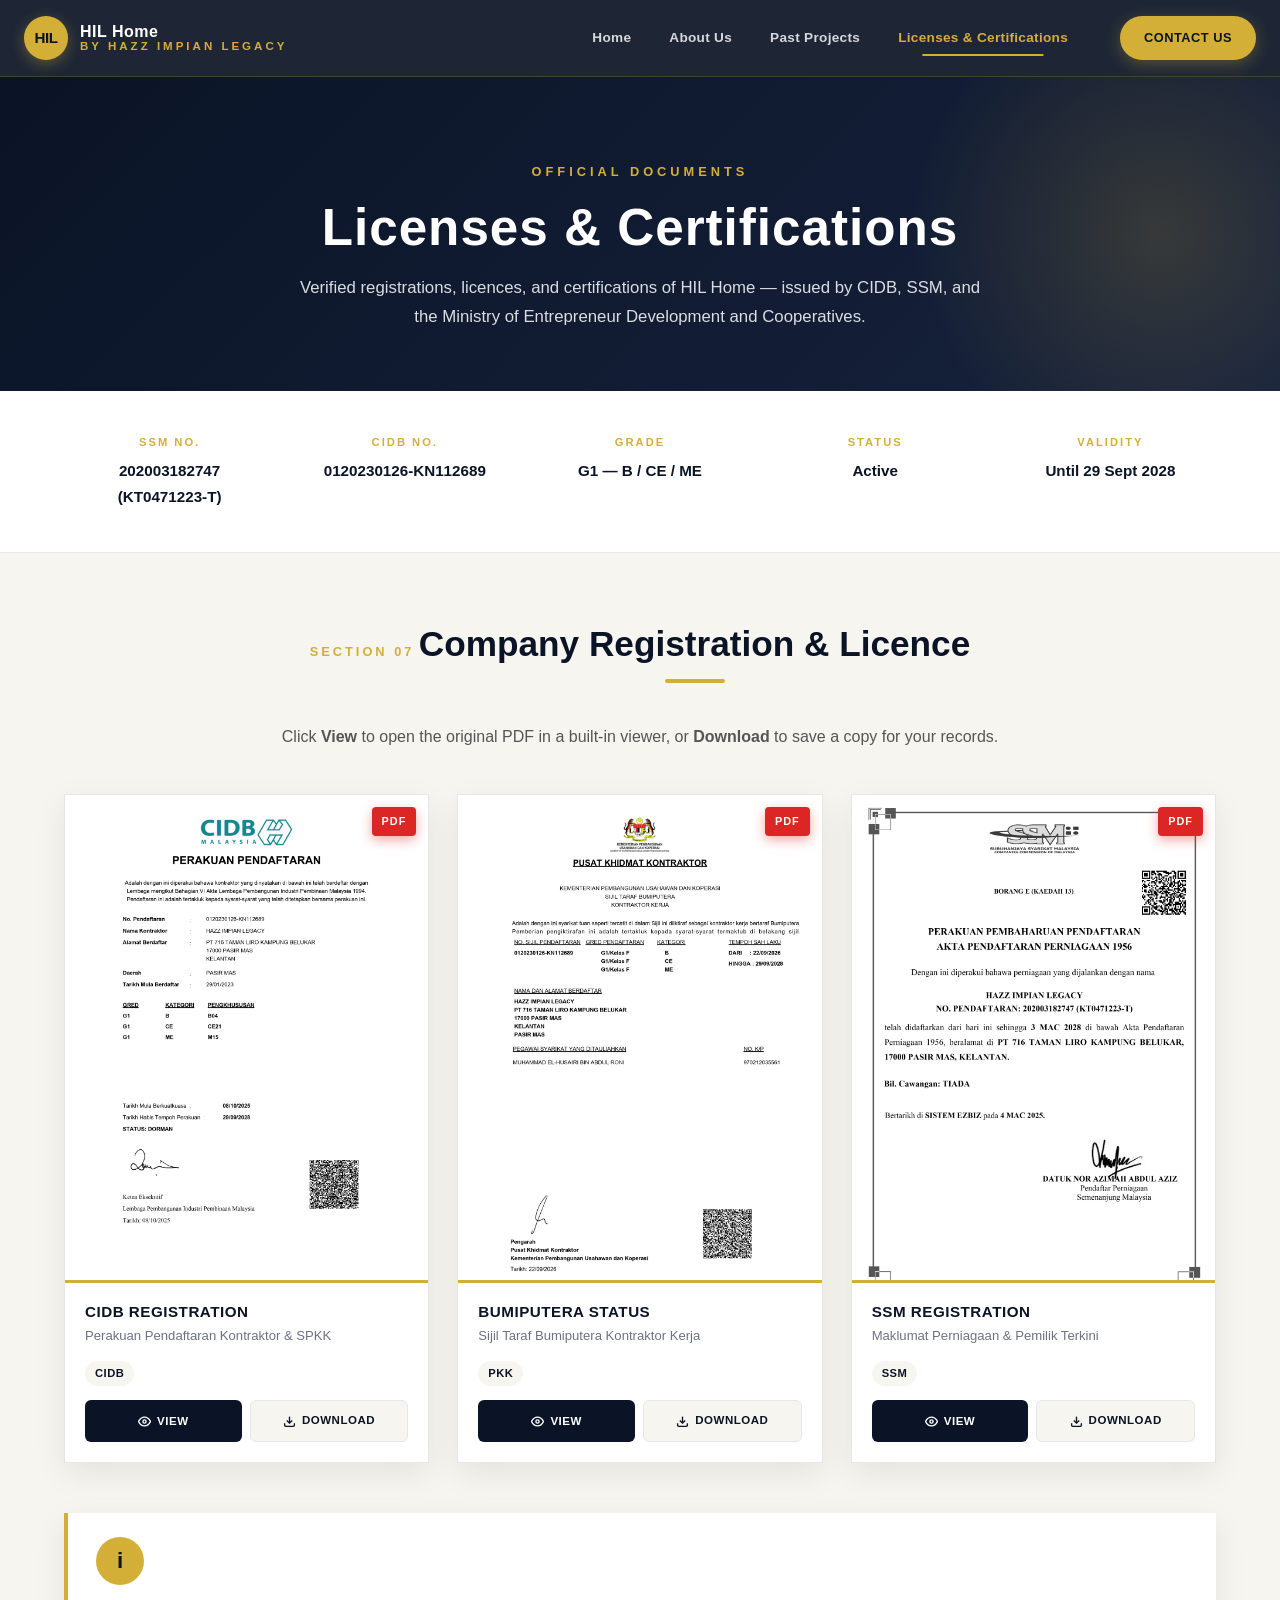
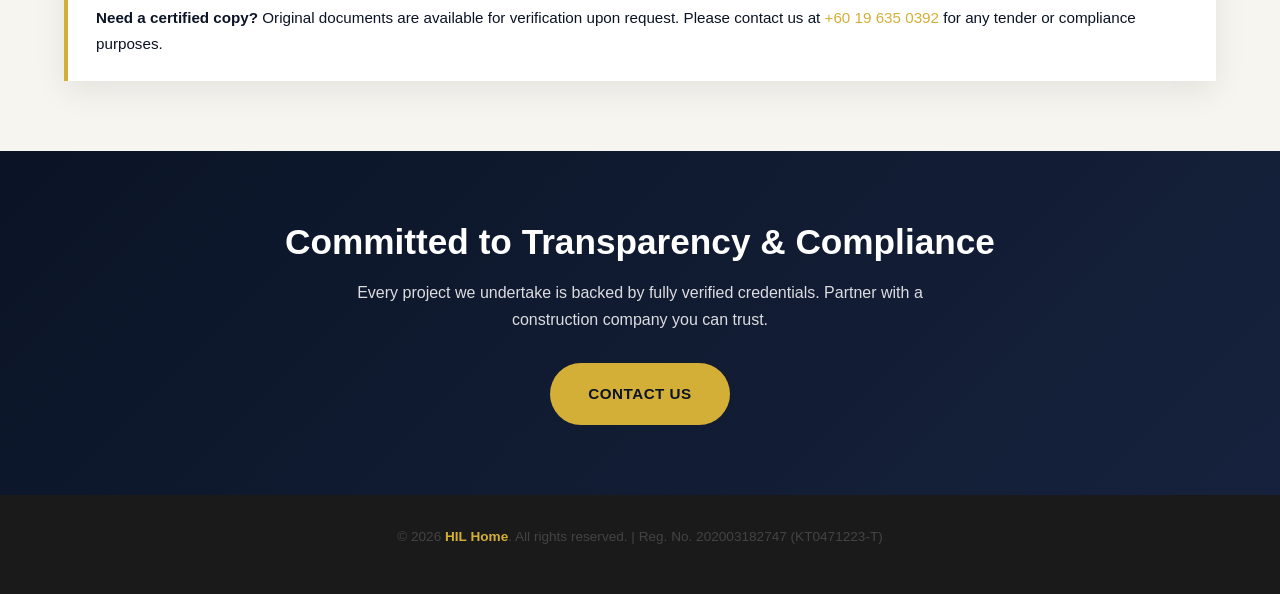
<file: license-cert.html>
<!DOCTYPE html>
<html lang="en">
<head>
<meta charset="UTF-8">
<meta name="viewport" content="width=device-width, initial-scale=1.0">
<!-- Favicon -->
<link rel="icon" type="image/x-icon" href="/favicon.ico">
<link rel="icon" type="image/svg+xml" href="/favicon.svg">
<link rel="icon" type="image/png" sizes="96x96" href="/favicon-96x96.png">
<link rel="apple-touch-icon" sizes="180x180" href="/apple-touch-icon.png">
<link rel="manifest" href="/site.webmanifest">
<meta name="theme-color" content="#0B1426">
<title>Licenses &amp; Certifications | HIL Home</title>
<meta name="description" content="Official licenses, registrations, and certifications of HIL Home — CIDB, SSM, Bumiputera status, and more.">
<link rel="stylesheet" href="assets/css/styles.css">
<style>
  *, *::before, *::after { margin: 0; padding: 0; box-sizing: border-box; }
  body { font-family: var(--font-body); color: #1A1A1A; background: var(--off-white); line-height: 1.7; font-size: 16px; -webkit-font-smoothing: antialiased; }
  h1, h2, h3, h4 { font-family: var(--font-head); line-height: 1.2; color: var(--navy); font-weight: 800; }
  p { margin-bottom: 1rem; color: #444; }
  a { color: var(--gold); text-decoration: none; }
  img { max-width: 100%; height: auto; display: block; }
  .container { max-width: 1200px; margin: 0 auto; padding: 0 24px; }

  /* Page header */
  .page-header { background: linear-gradient(135deg, var(--navy) 0%, var(--navy-soft) 100%); color: var(--white); padding: 80px 24px 60px; text-align: center; position: relative; overflow: hidden; }
  .page-header::before { content: ''; position: absolute; top: -30%; right: -10%; width: 500px; height: 500px; background: radial-gradient(circle, rgba(212,175,55,0.18), transparent 70%); border-radius: 50%; pointer-events: none; }
  .page-header .container { position: relative; z-index: 2; }
  .page-header .eyebrow { display: inline-block; font-family: var(--font-head); font-size: 0.8rem; font-weight: 700; letter-spacing: 4px; text-transform: uppercase; color: var(--gold); margin-bottom: 14px; }
  .page-header h1 { color: var(--white); font-size: clamp(2rem, 5vw, 3.2rem); font-weight: 900; letter-spacing: 1px; margin-bottom: 16px; }
  .page-header p { color: rgba(255,255,255,0.85); max-width: 700px; margin: 0 auto; font-size: 1.05rem; font-weight: 300; }

  /* Summary strip */
  .summary-strip { background: var(--white); border-bottom: 1px solid var(--grey-light); padding: 30px 0; }
  .summary-grid { display: grid; grid-template-columns: repeat(auto-fit, minmax(180px, 1fr)); gap: 24px; text-align: center; }
  .summary-item { padding: 12px; }
  .summary-item .label { font-family: var(--font-head); font-size: 0.7rem; font-weight: 700; letter-spacing: 2px; text-transform: uppercase; color: var(--gold); margin-bottom: 6px; }
  .summary-item .value { font-family: var(--font-head); font-size: 0.95rem; font-weight: 700; color: var(--navy); }

  /* Section */
  .section { padding: 70px 0; }
  .section-title { text-align: center; margin-bottom: 40px; }
  .section-title .eyebrow { display: inline-block; font-family: var(--font-head); font-size: 0.8rem; font-weight: 700; letter-spacing: 3px; text-transform: uppercase; color: var(--gold); margin-bottom: 12px; }
  .section-title h2 { position: relative; display: inline-block; padding-bottom: 18px; font-size: clamp(1.6rem, 4vw, 2.2rem); }
  .section-title h2::after { content: ''; position: absolute; bottom: 0; left: 50%; transform: translateX(-50%); width: 60px; height: 4px; background: var(--gold); border-radius: 2px; }
  .section-desc { text-align: center; max-width: 720px; margin: 0 auto 44px; color: #555; font-size: 1rem; }

  /* PDF card grid */
  .doc-grid { display: grid; grid-template-columns: repeat(auto-fill, minmax(280px, 1fr)); gap: 28px; }
  .doc-card { background: var(--white); border-radius: var(--radius); overflow: hidden; box-shadow: 0 10px 30px rgba(0,0,0,0.08); transition: all 0.35s ease; border: 1px solid var(--grey-light); display: flex; flex-direction: column; }
  .doc-card:hover { transform: translateY(-6px); box-shadow: 0 20px 60px rgba(0,0,0,0.18); border-color: var(--gold); }

  .doc-thumb { position: relative; width: 100%; aspect-ratio: 3 / 4; background: #EFEFEF; overflow: hidden; cursor: pointer; }
  .doc-thumb img { width: 100%; height: 100%; object-fit: cover; object-position: top center; transition: transform 0.6s ease; }
  .doc-card:hover .doc-thumb img { transform: scale(1.04); }

  /* PDF ribbon */
  .pdf-ribbon {
    position: absolute;
    top: 12px;
    right: 12px;
    background: #DC2626;
    color: white;
    font-family: var(--font-head);
    font-size: 0.68rem;
    font-weight: 800;
    letter-spacing: 1px;
    padding: 5px 10px;
    border-radius: 4px;
    z-index: 3;
    box-shadow: 0 4px 12px rgba(220,38,38,0.4);
  }

  .doc-info { padding: 20px; border-top: 3px solid var(--gold); display: flex; flex-direction: column; flex-grow: 1; }
  .doc-info h3 { font-size: 0.95rem; font-weight: 700; color: var(--navy); margin-bottom: 4px; text-transform: uppercase; letter-spacing: 0.5px; }
  .doc-info p { font-size: 0.82rem; color: var(--grey); margin: 0 0 14px; flex-grow: 1; }
  .doc-badge { display: inline-block; background: var(--off-white); color: var(--navy); font-size: 0.7rem; font-weight: 600; padding: 3px 10px; border-radius: 20px; margin-bottom: 14px; letter-spacing: 0.5px; text-transform: uppercase; align-self: flex-start; }

  /* Action buttons */
  .doc-actions { display: flex; gap: 8px; margin-top: auto; }
  .doc-btn {
    flex: 1;
    display: inline-flex;
    align-items: center;
    justify-content: center;
    gap: 6px;
    padding: 10px 12px;
    border-radius: 6px;
    font-family: var(--font-head);
    font-size: 0.72rem;
    font-weight: 700;
    letter-spacing: 0.5px;
    text-transform: uppercase;
    cursor: pointer;
    border: none;
    transition: all 0.25s ease;
    text-decoration: none;
  }
  .doc-btn svg { width: 13px; height: 13px; }
  .doc-btn-view { background: var(--navy); color: var(--white); }
  .doc-btn-view:hover { background: var(--gold); color: var(--navy); }
  .doc-btn-download { background: var(--off-white); color: var(--navy); border: 1px solid var(--grey-light); }
  .doc-btn-download:hover { background: var(--navy); color: var(--white); border-color: var(--navy); }

  /* PDF Modal */
  .pdf-modal {
    display: none;
    position: fixed;
    inset: 0;
    background: rgba(11,20,38,0.97);
    z-index: 9999;
    flex-direction: column;
    opacity: 0;
    transition: opacity 0.3s ease;
  }
  .pdf-modal.active { display: flex; opacity: 1; }

  .pdf-modal-header {
    display: flex;
    align-items: center;
    justify-content: space-between;
    padding: 14px 22px;
    background: var(--navy-soft);
    border-bottom: 2px solid var(--gold);
    flex-shrink: 0;
    gap: 16px;
  }
  .pdf-modal-title {
    color: var(--white);
    font-family: var(--font-head);
    font-size: 0.9rem;
    font-weight: 700;
    letter-spacing: 1px;
    text-transform: uppercase;
    white-space: nowrap;
    overflow: hidden;
    text-overflow: ellipsis;
  }
  .pdf-modal-actions { display: flex; gap: 10px; flex-shrink: 0; }
  .pdf-modal-btn {
    display: inline-flex;
    align-items: center;
    gap: 6px;
    padding: 9px 16px;
    border-radius: 6px;
    font-family: var(--font-head);
    font-size: 0.75rem;
    font-weight: 700;
    letter-spacing: 0.5px;
    text-transform: uppercase;
    cursor: pointer;
    border: none;
    transition: all 0.25s ease;
    text-decoration: none;
    background: var(--gold);
    color: var(--navy);
  }
  .pdf-modal-btn:hover { background: var(--white); color: var(--navy); }
  .pdf-modal-btn.close {
    background: transparent;
    color: var(--white);
    border: 1px solid rgba(255,255,255,0.3);
    padding: 9px 14px;
  }
  .pdf-modal-btn.close:hover { background: #DC2626; border-color: #DC2626; color: white; }

  .pdf-modal-body { flex-grow: 1; position: relative; background: #2A2A2A; }
  .pdf-modal-body iframe { width: 100%; height: 100%; border: none; display: block; }

  .pdf-loader {
    position: absolute;
    inset: 0;
    display: flex;
    align-items: center;
    justify-content: center;
    color: rgba(255,255,255,0.7);
    font-family: var(--font-head);
    font-size: 0.85rem;
    letter-spacing: 2px;
    text-transform: uppercase;
    pointer-events: none;
  }
  .pdf-loader::before {
    content: '';
    width: 32px;
    height: 32px;
    border: 3px solid rgba(212,175,55,0.2);
    border-top-color: var(--gold);
    border-radius: 50%;
    animation: spin 0.9s linear infinite;
    margin-right: 14px;
  }
  @keyframes spin { to { transform: rotate(360deg); } }
  .pdf-modal-body.loaded .pdf-loader { display: none; }

  /* Download note */
  .download-note { background: var(--white); border-left: 4px solid var(--gold); border-radius: var(--radius); padding: 24px 28px; margin-top: 50px; box-shadow: 0 10px 30px rgba(0,0,0,0.08); display: flex; align-items: center; gap: 20px; flex-wrap: wrap; }
  .download-note .icon { flex-shrink: 0; width: 48px; height: 48px; background: var(--gold); color: var(--navy); border-radius: 50%; display: flex; align-items: center; justify-content: center; font-size: 1.4rem; font-weight: 700; }
  .download-note p { margin: 0; color: var(--navy); font-size: 0.95rem; }
  .download-note strong { color: var(--navy); }

  /* CTA */
  .cta { background: linear-gradient(135deg, var(--navy) 0%, var(--navy-soft) 100%); color: var(--white); text-align: center; padding: 70px 24px; position: relative; overflow: hidden; }
  .cta h2 { color: var(--white); margin-bottom: 16px; font-size: clamp(1.6rem, 4vw, 2.2rem); }
  .cta p { color: rgba(255,255,255,0.85); max-width: 650px; margin: 0 auto 30px; }
  .btn { display: inline-block; padding: 16px 36px; border-radius: 50px; font-family: var(--font-head); font-weight: 700; font-size: 0.95rem; letter-spacing: 0.5px; cursor: pointer; border: 2px solid transparent; transition: all 0.3s ease; text-transform: uppercase; }
  .btn-primary { background: var(--gold); color: var(--navy); }
  .btn-primary:hover { background: var(--gold-light); color: var(--navy); transform: translateY(-3px); box-shadow: 0 10px 30px rgba(212,175,55,0.4); }

  @media (max-width: 640px) {
    .section { padding: 50px 0; }
    .page-header { padding: 60px 20px 50px; }
    .doc-grid { grid-template-columns: 1fr; gap: 22px; }
    .pdf-modal-header { padding: 12px 16px; flex-direction: column; align-items: stretch; }
    .pdf-modal-actions { justify-content: flex-end; }
    .pdf-modal-title { font-size: 0.8rem; }
  }
</style>
</head>
<body>

<!-- ==================== SITE HEADER ==================== -->
<header class="site-header" id="siteHeader">
  <div class="header-container">
    <a href="index.html" class="brand" aria-label="HIL Home">
      <span class="brand-mark">HIL</span>
      <span class="brand-text">
        <span class="brand-name">HIL Home</span>
        <span class="brand-sub">by HAZZ Impian Legacy</span>
      </span>
    </a>
    <nav class="main-nav" id="mainNav" aria-label="Primary">
      <ul>
        <li><a href="index.html" data-nav="home">Home</a></li>
        <li><a href="about-us.html" data-nav="about">About Us</a></li>
        <li><a href="past-projects.html" data-nav="projects">Past Projects</a></li>
        <li><a href="license-cert.html" data-nav="license">Licenses &amp; Certifications</a></li>
      </ul>
      <a href="index.html#contact" class="nav-cta">Contact Us</a>
    </nav>
    <button class="nav-toggle" id="navToggle" aria-label="Toggle menu" aria-expanded="false">
      <span></span><span></span><span></span>
    </button>
  </div>
</header>

<!-- ==================== PAGE HEADER ==================== -->
<header class="page-header">
  <div class="container">
    <span class="eyebrow">Official Documents</span>
    <h1>Licenses &amp; Certifications</h1>
    <p>Verified registrations, licences, and certifications of HIL Home — issued by CIDB, SSM, and the Ministry of Entrepreneur Development and Cooperatives.</p>
  </div>
</header>

<!-- ==================== SUMMARY STRIP ==================== -->
<section class="summary-strip">
  <div class="container">
    <div class="summary-grid">
      <div class="summary-item"><div class="label">SSM No.</div><div class="value">202003182747 (KT0471223-T)</div></div>
      <div class="summary-item"><div class="label">CIDB No.</div><div class="value">0120230126-KN112689</div></div>
      <div class="summary-item"><div class="label">Grade</div><div class="value">G1 — B / CE / ME</div></div>
      <div class="summary-item"><div class="label">Status</div><div class="value">Active</div></div>
      <div class="summary-item"><div class="label">Validity</div><div class="value">Until 29 Sept 2028</div></div>
    </div>
  </div>
</section>

<!-- ==================== PDF DOCUMENT GALLERY ==================== -->
<section class="section" id="documents">
  <div class="container">
    <div class="section-title">
      <span class="eyebrow">Section 07</span>
      <h2>Company Registration &amp; Licence</h2>
    </div>
    <p class="section-desc">
      Click <strong>View</strong> to open the original PDF in a built-in viewer, or <strong>Download</strong> to save a copy for your records.
    </p>

    <div class="doc-grid">

      <!-- ============ CIDB PDF ============ -->
      <div class="doc-card">
        <div class="doc-thumb" data-pdf="assets/license_cert/CIDB.pdf" data-title="CIDB Registration & Certifications">
          <span class="pdf-ribbon">PDF</span>
          <img src="assets/license_cert/thumbs/cidb-thumb.jpg" alt="CIDB Registration & Certifications" loading="lazy">
        </div>
        <div class="doc-info">
          <h3>CIDB Registration</h3>
          <p>Perakuan Pendaftaran Kontraktor &amp; SPKK</p>
          <span class="doc-badge">CIDB</span>
          <div class="doc-actions">
            <button class="doc-btn doc-btn-view" data-pdf="assets/license_cert/CIDB.pdf" data-title="CIDB Registration & Certifications">
              <svg viewBox="0 0 24 24" fill="none" stroke="currentColor" stroke-width="2.5"><path d="M1 12s4-8 11-8 11 8 11 8-4 8-11 8-11-8-11-8z"/><circle cx="12" cy="12" r="3"/></svg>
              View
            </button>
            <a class="doc-btn doc-btn-download" href="assets/license_cert/CIDB.pdf" download>
              <svg viewBox="0 0 24 24" fill="none" stroke="currentColor" stroke-width="2.5"><path d="M21 15v4a2 2 0 0 1-2 2H5a2 2 0 0 1-2-2v-4"/><polyline points="7 10 12 15 17 10"/><line x1="12" y1="15" x2="12" y2="3"/></svg>
              Download
            </a>
          </div>
        </div>
      </div>

      <!-- ============ PKK PDF ============ -->
      <div class="doc-card">
        <div class="doc-thumb" data-pdf="assets/license_cert/PKK.pdf" data-title="Bumiputera Status Certificate">
          <span class="pdf-ribbon">PDF</span>
          <img src="assets/license_cert/thumbs/pkk-thumb.jpg" alt="Bumiputera Status Certificate" loading="lazy">
        </div>
        <div class="doc-info">
          <h3>Bumiputera Status</h3>
          <p>Sijil Taraf Bumiputera Kontraktor Kerja</p>
          <span class="doc-badge">PKK</span>
          <div class="doc-actions">
            <button class="doc-btn doc-btn-view" data-pdf="assets/license_cert/PKK.pdf" data-title="Bumiputera Status Certificate">
              <svg viewBox="0 0 24 24" fill="none" stroke="currentColor" stroke-width="2.5"><path d="M1 12s4-8 11-8 11 8 11 8-4 8-11 8-11-8-11-8z"/><circle cx="12" cy="12" r="3"/></svg>
              View
            </button>
            <a class="doc-btn doc-btn-download" href="assets/license_cert/PKK.pdf" download>
              <svg viewBox="0 0 24 24" fill="none" stroke="currentColor" stroke-width="2.5"><path d="M21 15v4a2 2 0 0 1-2 2H5a2 2 0 0 1-2-2v-4"/><polyline points="7 10 12 15 17 10"/><line x1="12" y1="15" x2="12" y2="3"/></svg>
              Download
            </a>
          </div>
        </div>
      </div>

      <!-- ============ SSM PDF ============ -->
      <div class="doc-card">
        <div class="doc-thumb" data-pdf="assets/license_cert/SSM.pdf" data-title="SSM Business Registration">
          <span class="pdf-ribbon">PDF</span>
          <img src="assets/license_cert/thumbs/ssm-thumb.jpg" alt="SSM Business Registration" loading="lazy">
        </div>
        <div class="doc-info">
          <h3>SSM Registration</h3>
          <p>Maklumat Perniagaan &amp; Pemilik Terkini</p>
          <span class="doc-badge">SSM</span>
          <div class="doc-actions">
            <button class="doc-btn doc-btn-view" data-pdf="assets/license_cert/SSM.pdf" data-title="SSM Business Registration">
              <svg viewBox="0 0 24 24" fill="none" stroke="currentColor" stroke-width="2.5"><path d="M1 12s4-8 11-8 11 8 11 8-4 8-11 8-11-8-11-8z"/><circle cx="12" cy="12" r="3"/></svg>
              View
            </button>
            <a class="doc-btn doc-btn-download" href="assets/license_cert/SSM.pdf" download>
              <svg viewBox="0 0 24 24" fill="none" stroke="currentColor" stroke-width="2.5"><path d="M21 15v4a2 2 0 0 1-2 2H5a2 2 0 0 1-2-2v-4"/><polyline points="7 10 12 15 17 10"/><line x1="12" y1="15" x2="12" y2="3"/></svg>
              Download
            </a>
          </div>
        </div>
      </div>

    </div>

    <!-- Download note -->
    <div class="download-note">
      <div class="icon">i</div>
      <p><strong>Need a certified copy?</strong> Original documents are available for verification upon request. Please contact us at <a href="tel:+60196350392">+60 19 635 0392</a> for any tender or compliance purposes.</p>
    </div>
  </div>
</section>

<!-- ==================== CTA ==================== -->
<section class="cta">
  <div class="container">
    <h2>Committed to Transparency &amp; Compliance</h2>
    <p>Every project we undertake is backed by fully verified credentials. Partner with a construction company you can trust.</p>
    <a href="index.html#contact" class="btn btn-primary">Contact Us</a>
  </div>
</section>

<!-- ==================== FOOTER ==================== -->
<footer class="site-footer">
  <p>© 2026 <strong>HIL Home</strong>. All rights reserved. | Reg. No. 202003182747 (KT0471223-T)</p>
</footer>

<!-- ==================== PDF MODAL VIEWER ==================== -->
<div class="pdf-modal" id="pdfModal">
  <div class="pdf-modal-header">
    <div class="pdf-modal-title" id="pdfModalTitle">Document</div>
    <div class="pdf-modal-actions">
      <a class="pdf-modal-btn" id="pdfModalDownload" href="#" download>
        <svg viewBox="0 0 24 24" fill="none" stroke="currentColor" stroke-width="2.5" style="width:13px;height:13px"><path d="M21 15v4a2 2 0 0 1-2 2H5a2 2 0 0 1-2-2v-4"/><polyline points="7 10 12 15 17 10"/><line x1="12" y1="15" x2="12" y2="3"/></svg>
        Download
      </a>
      <button class="pdf-modal-btn close" id="pdfModalClose" aria-label="Close">&times; Close</button>
    </div>
  </div>
  <div class="pdf-modal-body" id="pdfModalBody">
    <div class="pdf-loader">Loading PDF…</div>
    <iframe id="pdfModalFrame" src="" title="PDF Viewer"></iframe>
  </div>
</div>

<script src="assets/js/header.js"></script>
<script>
/* ============================================
   PDF MODAL LOGIC
   ============================================ */
(function () {
  const modal = document.getElementById('pdfModal');
  const modalFrame = document.getElementById('pdfModalFrame');
  const modalTitle = document.getElementById('pdfModalTitle');
  const modalDownload = document.getElementById('pdfModalDownload');
  const btnClose = document.getElementById('pdfModalClose');
  const modalBody = document.getElementById('pdfModalBody');

  function openPdf(pdfUrl, title) {
    modalTitle.textContent = title || 'Document';
    modalDownload.setAttribute('href', pdfUrl);
    modalBody.classList.remove('loaded');
    modalFrame.src = pdfUrl + '#view=FitH&toolbar=1';
    modal.classList.add('active');
    document.body.style.overflow = 'hidden';
  }

  function closePdf() {
    modal.classList.remove('active');
    modalFrame.src = '';
    document.body.style.overflow = '';
  }

  // View buttons
  document.querySelectorAll('.doc-btn-view').forEach(btn => {
    btn.addEventListener('click', (e) => {
      e.stopPropagation();
      const pdf = btn.getAttribute('data-pdf');
      const title = btn.getAttribute('data-title');
      openPdf(pdf, title);
    });
  });

  // Click on the thumbnail image also opens the PDF
  document.querySelectorAll('.doc-thumb').forEach(thumb => {
    thumb.addEventListener('click', () => {
      const pdf = thumb.getAttribute('data-pdf');
      const title = thumb.getAttribute('data-title');
      openPdf(pdf, title);
    });
  });

  // Close on X button
  btnClose.addEventListener('click', closePdf);

  // Close on backdrop click (outside modal content)
  modal.addEventListener('click', (e) => {
    if (e.target === modal) closePdf();
  });

  // Close on Escape key
  document.addEventListener('keydown', (e) => {
    if (e.key === 'Escape' && modal.classList.contains('active')) closePdf();
  });

  // Hide loader when iframe loads
  modalFrame.addEventListener('load', () => {
    modalBody.classList.add('loaded');
  });
})();
</script>

</body>
</html>
</file>
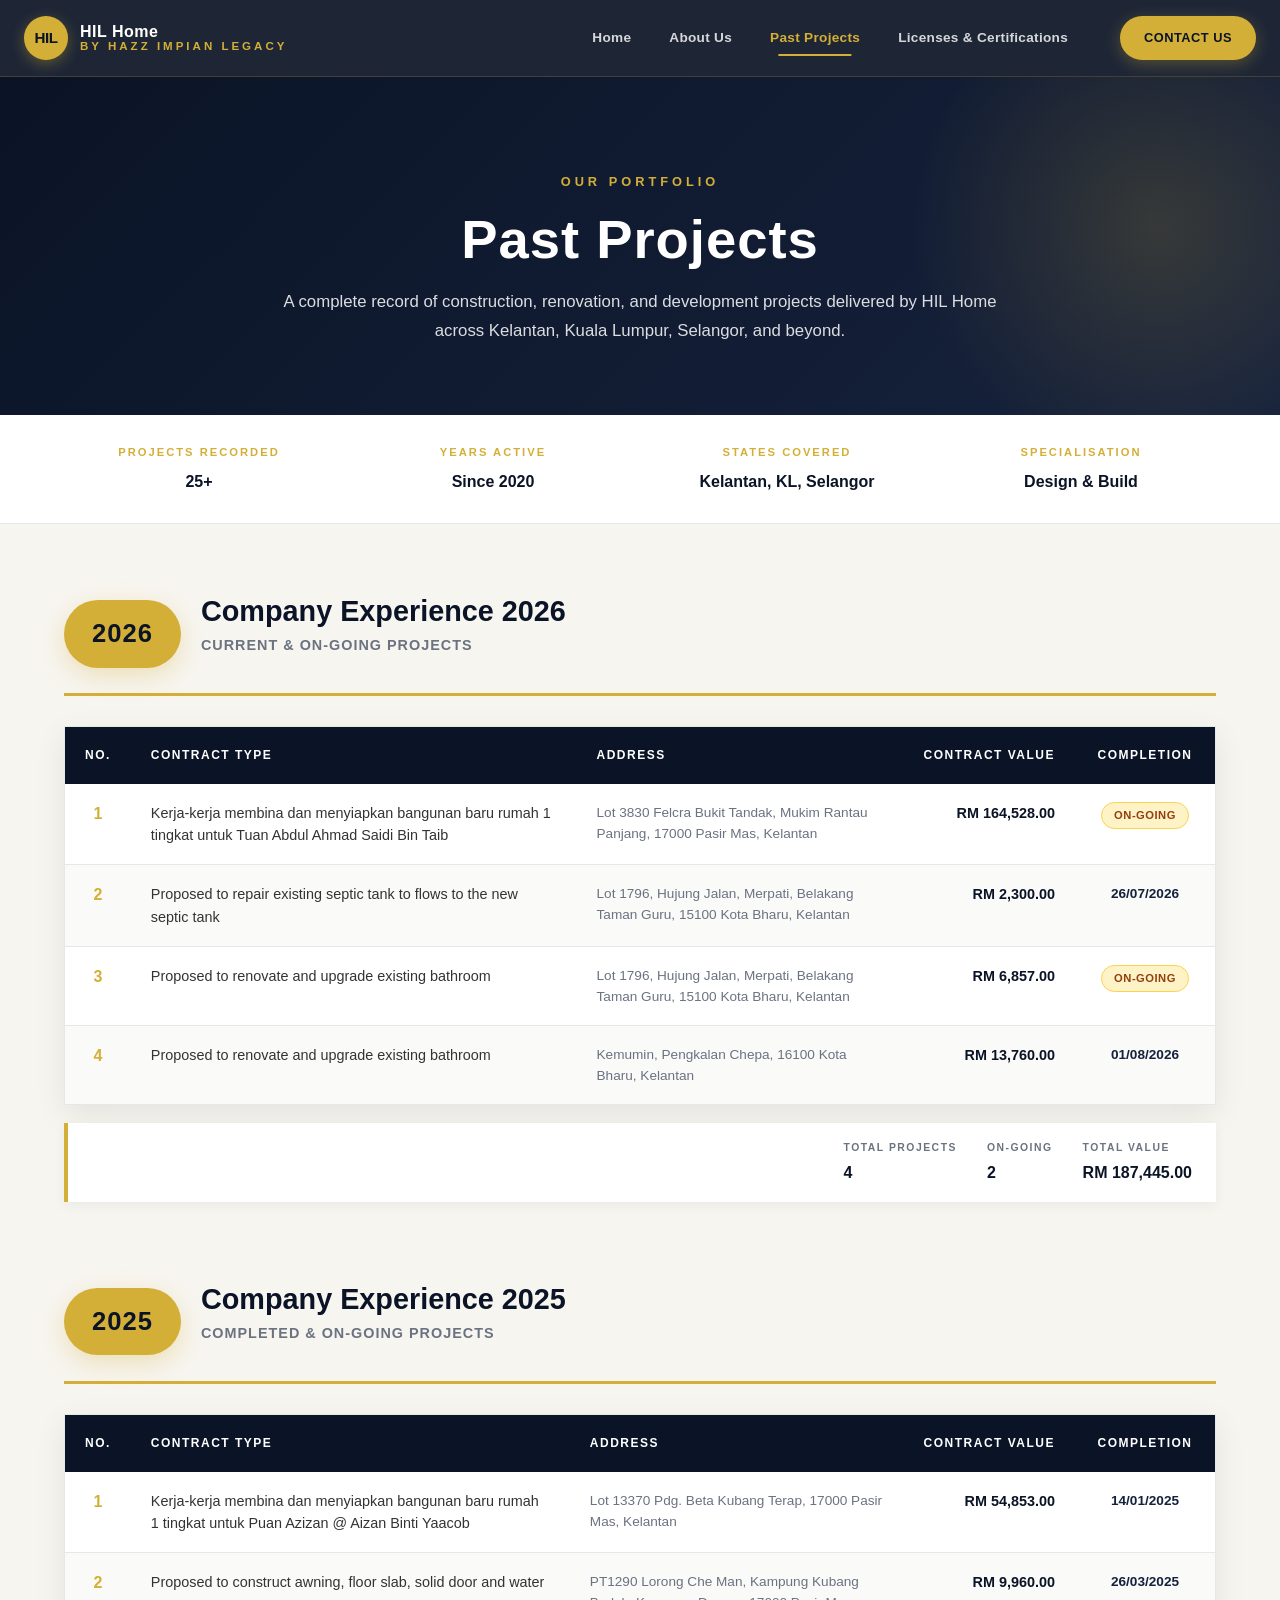
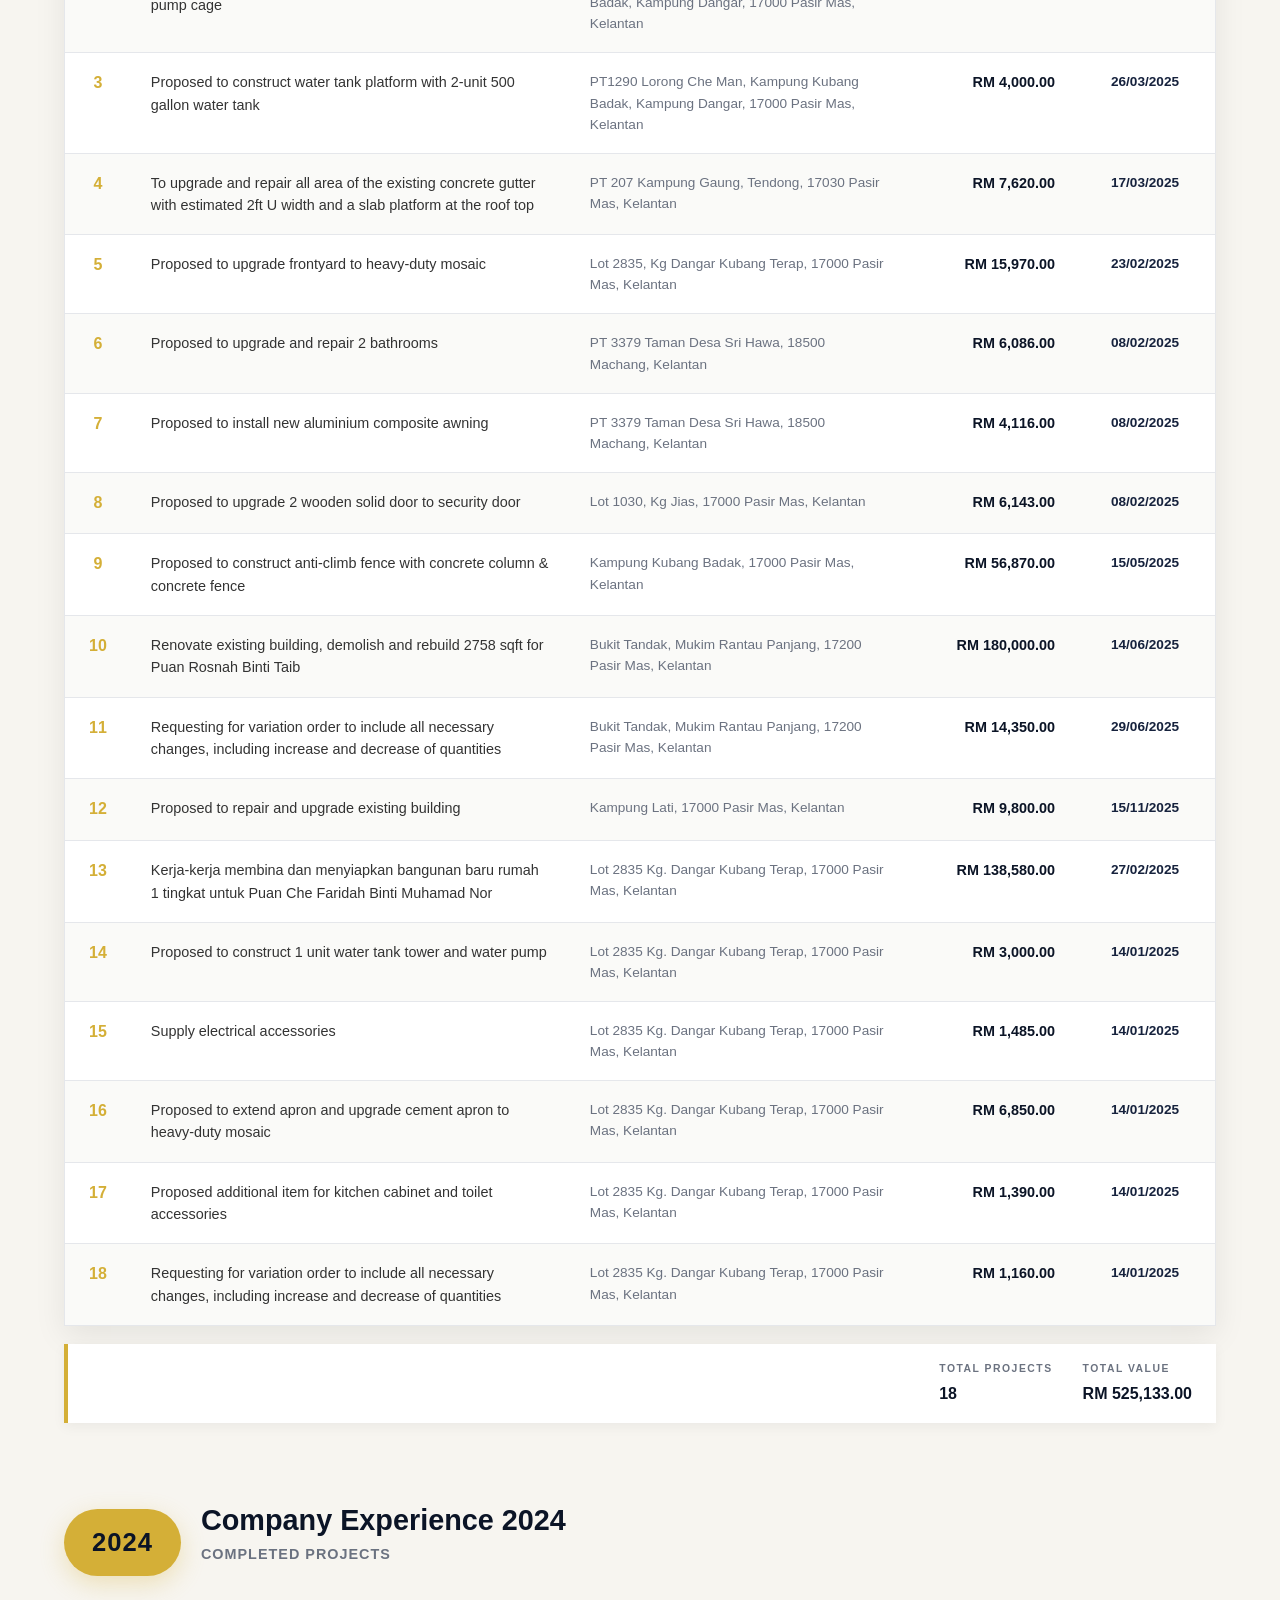
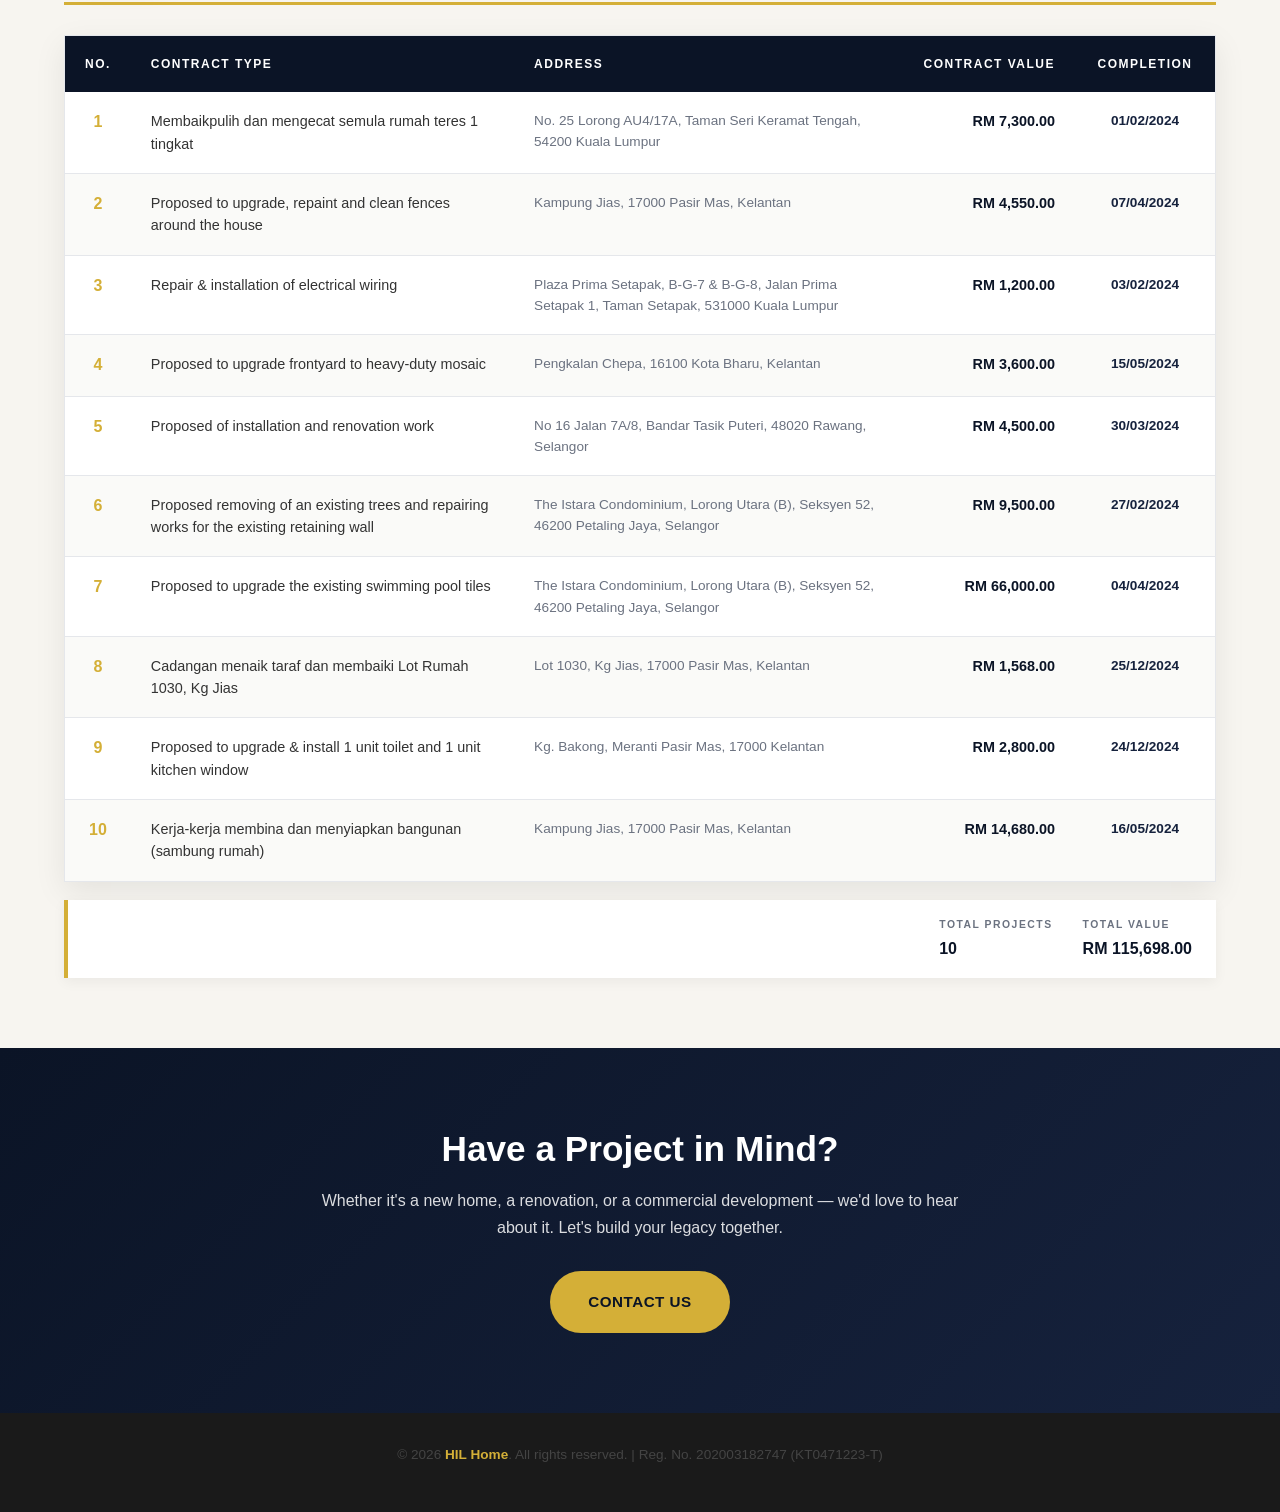
<file: past-projects.html>
<!DOCTYPE html>
<html lang="en">
<head>
<meta charset="UTF-8">
<meta name="viewport" content="width=device-width, initial-scale=1.0">
<!-- Favicon -->
<link rel="icon" type="image/x-icon" href="/favicon.ico">
<link rel="icon" type="image/svg+xml" href="/favicon.svg">
<link rel="icon" type="image/png" sizes="96x96" href="/favicon-96x96.png">
<link rel="apple-touch-icon" sizes="180x180" href="/apple-touch-icon.png">
<link rel="manifest" href="/site.webmanifest">
<meta name="theme-color" content="#0B1426">

<title>Past Projects | HIL Home</title>
<meta name="description" content="Explore completed construction projects by HIL Home — homes, renovations, extensions, and more across Kelantan and Malaysia.">
<link rel="stylesheet" href="assets/css/styles.css">
<style>
  *, *::before, *::after { margin: 0; padding: 0; box-sizing: border-box; }
  body { font-family: var(--font-body); color: #1A1A1A; background: var(--off-white); line-height: 1.7; font-size: 16px; -webkit-font-smoothing: antialiased; }
  h1, h2, h3, h4 { font-family: var(--font-head); line-height: 1.2; color: var(--navy); font-weight: 800; }
  p { margin-bottom: 1rem; color: #444; }
  a { color: var(--gold); text-decoration: none; }
  img { max-width: 100%; height: auto; display: block; }
  .container { max-width: 1200px; margin: 0 auto; padding: 0 24px; }

  /* Page header */
  .page-header { background: linear-gradient(135deg, var(--navy) 0%, var(--navy-soft) 100%); color: var(--white); padding: 90px 24px 70px; text-align: center; position: relative; overflow: hidden; }
  .page-header::before { content: ''; position: absolute; top: -30%; right: -10%; width: 500px; height: 500px; background: radial-gradient(circle, rgba(212,175,55,0.18), transparent 70%); border-radius: 50%; pointer-events: none; }
  .page-header .container { position: relative; z-index: 2; }
  .page-header .eyebrow { display: inline-block; font-family: var(--font-head); font-size: 0.8rem; font-weight: 700; letter-spacing: 4px; text-transform: uppercase; color: var(--gold); margin-bottom: 14px; }
  .page-header h1 { color: var(--white); font-size: clamp(2rem, 5vw, 3.4rem); font-weight: 900; letter-spacing: 1px; margin-bottom: 16px; }
  .page-header p { color: rgba(255,255,255,0.85); max-width: 720px; margin: 0 auto; font-size: 1.05rem; font-weight: 300; }

  /* Intro strip */
  .intro-strip { background: var(--white); border-bottom: 1px solid var(--grey-light); padding: 28px 0; }
  .intro-grid { display: grid; grid-template-columns: repeat(auto-fit, minmax(160px, 1fr)); gap: 24px; text-align: center; }
  .intro-item .label { font-family: var(--font-head); font-size: 0.7rem; font-weight: 700; letter-spacing: 2px; text-transform: uppercase; color: var(--gold); margin-bottom: 6px; }
  .intro-item .value { font-family: var(--font-head); font-size: 1rem; font-weight: 700; color: var(--navy); }

  /* Sections by year */
  .projects { padding: 70px 0; }
  .year-section { margin-bottom: 80px; }
  .year-section:last-child { margin-bottom: 0; }

  .year-header {
    display: flex;
    align-items: center;
    gap: 20px;
    margin-bottom: 30px;
    padding-bottom: 20px;
    border-bottom: 3px solid var(--gold);
  }
  .year-badge {
    flex-shrink: 0;
    display: inline-flex;
    align-items: center;
    justify-content: center;
    background: var(--gold);
    color: var(--navy);
    font-family: var(--font-head);
    font-weight: 900;
    font-size: 1.6rem;
    padding: 12px 28px;
    border-radius: 50px;
    letter-spacing: 1px;
    box-shadow: 0 8px 24px rgba(212,175,55,0.3);
  }
  .year-meta { flex-grow: 1; }
  .year-title { font-size: clamp(1.4rem, 3vw, 1.8rem); color: var(--navy); font-weight: 800; margin-bottom: 4px; }
  .year-subtitle { font-size: 0.9rem; color: var(--grey); font-family: var(--font-head); font-weight: 600; letter-spacing: 1px; text-transform: uppercase; }

  /* Table */
  .project-table-wrap {
    background: var(--white);
    border-radius: var(--radius);
    box-shadow: 0 10px 30px rgba(0,0,0,0.08);
    overflow: hidden;
    border: 1px solid var(--grey-light);
    overflow-x: auto;
  }

  .project-table {
    width: 100%;
    border-collapse: collapse;
    min-width: 900px;
  }

  .project-table thead {
    background: var(--navy);
  }

  .project-table thead th {
    color: var(--white);
    font-family: var(--font-head);
    font-size: 0.75rem;
    font-weight: 700;
    letter-spacing: 1.5px;
    text-transform: uppercase;
    padding: 18px 20px;
    text-align: left;
    white-space: nowrap;
  }

  .project-table thead th.col-no { width: 60px; text-align: center; }
  .project-table thead th.col-value { width: 150px; text-align: right; }
  .project-table thead th.col-date { width: 140px; text-align: center; }

  .project-table tbody tr {
    border-bottom: 1px solid var(--grey-light);
    transition: background 0.2s ease;
  }

  .project-table tbody tr:last-child { border-bottom: none; }
  .project-table tbody tr:nth-child(even) { background: #FAFAF8; }
  .project-table tbody tr:hover { background: #FFF8E1; }

  .project-table tbody td {
    padding: 18px 20px;
    font-size: 0.9rem;
    color: #333;
    vertical-align: top;
    line-height: 1.55;
  }

  .project-table tbody td.col-no {
    text-align: center;
    font-family: var(--font-head);
    font-weight: 800;
    color: var(--gold);
    font-size: 1rem;
  }

  .project-table tbody td.col-value {
    text-align: right;
    font-family: var(--font-head);
    font-weight: 700;
    color: var(--navy);
    white-space: nowrap;
    font-size: 0.9rem;
  }

  .project-table tbody td.col-date {
    text-align: center;
    font-family: var(--font-head);
    font-weight: 600;
    color: var(--navy-soft);
    white-space: nowrap;
    font-size: 0.85rem;
  }

  .project-table tbody td.col-address {
    color: var(--grey);
    font-size: 0.85rem;
  }

  /* Status badge */
  .status-badge {
    display: inline-block;
    padding: 4px 12px;
    border-radius: 20px;
    font-family: var(--font-head);
    font-size: 0.7rem;
    font-weight: 700;
    letter-spacing: 0.5px;
    text-transform: uppercase;
    white-space: nowrap;
  }
  .status-ongoing {
    background: #FEF3C7;
    color: #92400E;
    border: 1px solid #FCD34D;
  }
  .status-completed {
    background: #D1FAE5;
    color: #065F46;
    border: 1px solid #6EE7B7;
  }

  /* Year summary */
  .year-summary {
    display: flex;
    justify-content: flex-end;
    gap: 30px;
    margin-top: 18px;
    padding: 16px 24px;
    background: var(--white);
    border-radius: var(--radius);
    border-left: 4px solid var(--gold);
    box-shadow: 0 4px 12px rgba(0,0,0,0.05);
    flex-wrap: wrap;
  }
  .year-summary .summary-item {
    display: flex;
    flex-direction: column;
    gap: 2px;
  }
  .year-summary .summary-label {
    font-family: var(--font-head);
    font-size: 0.65rem;
    font-weight: 700;
    letter-spacing: 1.5px;
    text-transform: uppercase;
    color: var(--grey);
  }
  .year-summary .summary-value {
    font-family: var(--font-head);
    font-size: 1rem;
    font-weight: 800;
    color: var(--navy);
  }

  /* Mobile card fallback for tables */
  @media (max-width: 768px) {
    .project-table-wrap { overflow-x: visible; }
    .project-table { min-width: 0; }
    .project-table thead { display: none; }
    .project-table,
    .project-table tbody,
    .project-table tr,
    .project-table td { display: block; width: 100%; }
    .project-table tbody tr {
      background: var(--white);
      border: 1px solid var(--grey-light);
      border-radius: var(--radius);
      margin-bottom: 16px;
      padding: 8px 0;
    }
    .project-table tbody tr:nth-child(even) { background: var(--white); }
    .project-table tbody td {
      padding: 10px 20px;
      text-align: left !important;
    }
    .project-table tbody td::before {
      content: attr(data-label);
      display: block;
      font-family: var(--font-head);
      font-size: 0.65rem;
      font-weight: 700;
      letter-spacing: 1.5px;
      text-transform: uppercase;
      color: var(--gold);
      margin-bottom: 4px;
    }
    .project-table tbody td.col-no {
      background: var(--navy);
      color: var(--gold);
      font-size: 1.1rem;
      text-align: left !important;
      padding: 12px 20px;
    }
    .project-table tbody td.col-no::before {
      color: rgba(255,255,255,0.5);
    }
    .project-table tbody td.col-value,
    .project-table tbody td.col-date {
      text-align: left !important;
      font-size: 0.95rem;
    }
  }

  @media (max-width: 640px) {
    .projects { padding: 50px 0; }
    .year-section { margin-bottom: 60px; }
    .page-header { padding: 60px 20px 50px; }
    .year-header { gap: 14px; }
    .year-badge { font-size: 1.2rem; padding: 10px 20px; }
    .year-summary { justify-content: flex-start; gap: 20px; padding: 14px 18px; }
  }

  /* CTA */
  .cta { background: linear-gradient(135deg, var(--navy) 0%, var(--navy-soft) 100%); color: var(--white); text-align: center; padding: 80px 24px; position: relative; overflow: hidden; }
  .cta h2 { color: var(--white); margin-bottom: 16px; font-size: clamp(1.6rem, 4vw, 2.2rem); }
  .cta p { color: rgba(255,255,255,0.85); max-width: 650px; margin: 0 auto 30px; }
  .btn { display: inline-block; padding: 16px 36px; border-radius: 50px; font-family: var(--font-head); font-weight: 700; font-size: 0.95rem; letter-spacing: 0.5px; cursor: pointer; border: 2px solid transparent; transition: all 0.3s ease; text-transform: uppercase; }
  .btn-primary { background: var(--gold); color: var(--navy); }
  .btn-primary:hover { background: var(--gold-light); color: var(--navy); transform: translateY(-3px); box-shadow: 0 10px 30px rgba(212,175,55,0.4); }
</style>
</head>
<body>

<!-- ==================== SITE HEADER ==================== -->
<header class="site-header" id="siteHeader">
  <div class="header-container">
    <a href="index.html" class="brand" aria-label="HIL Home">
      <span class="brand-mark">HIL</span>
      <span class="brand-text">
        <span class="brand-name">HIL Home</span>
        <span class="brand-sub">by HAZZ Impian Legacy</span>
      </span>
    </a>
    <nav class="main-nav" id="mainNav" aria-label="Primary">
      <ul>
        <li><a href="index.html" data-nav="home">Home</a></li>
        <li><a href="about-us.html" data-nav="about">About Us</a></li>
        <li><a href="past-projects.html" data-nav="projects">Past Projects</a></li>
        <li><a href="license-cert.html" data-nav="license">Licenses &amp; Certifications</a></li>
      </ul>
      <a href="index.html#contact" class="nav-cta">Contact Us</a>
    </nav>
    <button class="nav-toggle" id="navToggle" aria-label="Toggle menu" aria-expanded="false">
      <span></span><span></span><span></span>
    </button>
  </div>
</header>

<!-- ==================== PAGE HEADER ==================== -->
<header class="page-header">
  <div class="container">
    <span class="eyebrow">Our Portfolio</span>
    <h1>Past Projects</h1>
    <p>A complete record of construction, renovation, and development projects delivered by HIL Home across Kelantan, Kuala Lumpur, Selangor, and beyond.</p>
  </div>
</header>

<!-- ==================== INTRO STRIP ==================== -->
<section class="intro-strip">
  <div class="container">
    <div class="intro-grid">
      <div class="intro-item"><div class="label">Projects Recorded</div><div class="value">25+</div></div>
      <div class="intro-item"><div class="label">Years Active</div><div class="value">Since 2020</div></div>
      <div class="intro-item"><div class="label">States Covered</div><div class="value">Kelantan, KL, Selangor</div></div>
      <div class="intro-item"><div class="label">Specialisation</div><div class="value">Design &amp; Build</div></div>
    </div>
  </div>
</section>

<!-- ==================== PROJECTS BY YEAR ==================== -->
<section class="projects">
  <div class="container">

    <!-- ================================================
         2026
         ================================================ -->
    <div class="year-section" id="year-2026">
      <div class="year-header">
        <span class="year-badge">2026</span>
        <div class="year-meta">
          <h2 class="year-title">Company Experience 2026</h2>
          <p class="year-subtitle">Current &amp; On-Going Projects</p>
        </div>
      </div>

      <div class="project-table-wrap">
        <table class="project-table">
          <thead>
            <tr>
              <th class="col-no">No.</th>
              <th>Contract Type</th>
              <th>Address</th>
              <th class="col-value">Contract Value</th>
              <th class="col-date">Completion</th>
            </tr>
          </thead>
          <tbody>
            <tr>
              <td class="col-no" data-label="No.">1</td>
              <td data-label="Contract Type">Kerja-kerja membina dan menyiapkan bangunan baru rumah 1 tingkat untuk Tuan Abdul Ahmad Saidi Bin Taib</td>
              <td class="col-address" data-label="Address">Lot 3830 Felcra Bukit Tandak, Mukim Rantau Panjang, 17000 Pasir Mas, Kelantan</td>
              <td class="col-value" data-label="Contract Value">RM 164,528.00</td>
              <td class="col-date" data-label="Completion"><span class="status-badge status-ongoing">On-Going</span></td>
            </tr>
            <tr>
              <td class="col-no" data-label="No.">2</td>
              <td data-label="Contract Type">Proposed to repair existing septic tank to flows to the new septic tank</td>
              <td class="col-address" data-label="Address">Lot 1796, Hujung Jalan, Merpati, Belakang Taman Guru, 15100 Kota Bharu, Kelantan</td>
              <td class="col-value" data-label="Contract Value">RM 2,300.00</td>
              <td class="col-date" data-label="Completion">26/07/2026</td>
            </tr>
            <tr>
              <td class="col-no" data-label="No.">3</td>
              <td data-label="Contract Type">Proposed to renovate and upgrade existing bathroom</td>
              <td class="col-address" data-label="Address">Lot 1796, Hujung Jalan, Merpati, Belakang Taman Guru, 15100 Kota Bharu, Kelantan</td>
              <td class="col-value" data-label="Contract Value">RM 6,857.00</td>
              <td class="col-date" data-label="Completion"><span class="status-badge status-ongoing">On-Going</span></td>
            </tr>
            <tr>
              <td class="col-no" data-label="No.">4</td>
              <td data-label="Contract Type">Proposed to renovate and upgrade existing bathroom</td>
              <td class="col-address" data-label="Address">Kemumin, Pengkalan Chepa, 16100 Kota Bharu, Kelantan</td>
              <td class="col-value" data-label="Contract Value">RM 13,760.00</td>
              <td class="col-date" data-label="Completion">01/08/2026</td>
            </tr>
          </tbody>
        </table>
      </div>

      <div class="year-summary">
        <div class="summary-item">
          <span class="summary-label">Total Projects</span>
          <span class="summary-value">4</span>
        </div>
        <div class="summary-item">
          <span class="summary-label">On-Going</span>
          <span class="summary-value">2</span>
        </div>
        <div class="summary-item">
          <span class="summary-label">Total Value</span>
          <span class="summary-value">RM 187,445.00</span>
        </div>
      </div>
    </div>

    <!-- ================================================
         2025
         ================================================ -->
    <div class="year-section" id="year-2025">
      <div class="year-header">
        <span class="year-badge">2025</span>
        <div class="year-meta">
          <h2 class="year-title">Company Experience 2025</h2>
          <p class="year-subtitle">Completed &amp; On-Going Projects</p>
        </div>
      </div>

      <div class="project-table-wrap">
        <table class="project-table">
          <thead>
            <tr>
              <th class="col-no">No.</th>
              <th>Contract Type</th>
              <th>Address</th>
              <th class="col-value">Contract Value</th>
              <th class="col-date">Completion</th>
            </tr>
          </thead>
          <tbody>
            <tr>
              <td class="col-no" data-label="No.">1</td>
              <td data-label="Contract Type">Kerja-kerja membina dan menyiapkan bangunan baru rumah 1 tingkat untuk Puan Azizan @ Aizan Binti Yaacob</td>
              <td class="col-address" data-label="Address">Lot 13370 Pdg. Beta Kubang Terap, 17000 Pasir Mas, Kelantan</td>
              <td class="col-value" data-label="Contract Value">RM 54,853.00</td>
              <td class="col-date" data-label="Completion">14/01/2025</td>
            </tr>
            <tr>
              <td class="col-no" data-label="No.">2</td>
              <td data-label="Contract Type">Proposed to construct awning, floor slab, solid door and water pump cage</td>
              <td class="col-address" data-label="Address">PT1290 Lorong Che Man, Kampung Kubang Badak, Kampung Dangar, 17000 Pasir Mas, Kelantan</td>
              <td class="col-value" data-label="Contract Value">RM 9,960.00</td>
              <td class="col-date" data-label="Completion">26/03/2025</td>
            </tr>
            <tr>
              <td class="col-no" data-label="No.">3</td>
              <td data-label="Contract Type">Proposed to construct water tank platform with 2-unit 500 gallon water tank</td>
              <td class="col-address" data-label="Address">PT1290 Lorong Che Man, Kampung Kubang Badak, Kampung Dangar, 17000 Pasir Mas, Kelantan</td>
              <td class="col-value" data-label="Contract Value">RM 4,000.00</td>
              <td class="col-date" data-label="Completion">26/03/2025</td>
            </tr>
            <tr>
              <td class="col-no" data-label="No.">4</td>
              <td data-label="Contract Type">To upgrade and repair all area of the existing concrete gutter with estimated 2ft U width and a slab platform at the roof top</td>
              <td class="col-address" data-label="Address">PT 207 Kampung Gaung, Tendong, 17030 Pasir Mas, Kelantan</td>
              <td class="col-value" data-label="Contract Value">RM 7,620.00</td>
              <td class="col-date" data-label="Completion">17/03/2025</td>
            </tr>
            <tr>
              <td class="col-no" data-label="No.">5</td>
              <td data-label="Contract Type">Proposed to upgrade frontyard to heavy-duty mosaic</td>
              <td class="col-address" data-label="Address">Lot 2835, Kg Dangar Kubang Terap, 17000 Pasir Mas, Kelantan</td>
              <td class="col-value" data-label="Contract Value">RM 15,970.00</td>
              <td class="col-date" data-label="Completion">23/02/2025</td>
            </tr>
            <tr>
              <td class="col-no" data-label="No.">6</td>
              <td data-label="Contract Type">Proposed to upgrade and repair 2 bathrooms</td>
              <td class="col-address" data-label="Address">PT 3379 Taman Desa Sri Hawa, 18500 Machang, Kelantan</td>
              <td class="col-value" data-label="Contract Value">RM 6,086.00</td>
              <td class="col-date" data-label="Completion">08/02/2025</td>
            </tr>
            <tr>
              <td class="col-no" data-label="No.">7</td>
              <td data-label="Contract Type">Proposed to install new aluminium composite awning</td>
              <td class="col-address" data-label="Address">PT 3379 Taman Desa Sri Hawa, 18500 Machang, Kelantan</td>
              <td class="col-value" data-label="Contract Value">RM 4,116.00</td>
              <td class="col-date" data-label="Completion">08/02/2025</td>
            </tr>
            <tr>
              <td class="col-no" data-label="No.">8</td>
              <td data-label="Contract Type">Proposed to upgrade 2 wooden solid door to security door</td>
              <td class="col-address" data-label="Address">Lot 1030, Kg Jias, 17000 Pasir Mas, Kelantan</td>
              <td class="col-value" data-label="Contract Value">RM 6,143.00</td>
              <td class="col-date" data-label="Completion">08/02/2025</td>
            </tr>
            <tr>
              <td class="col-no" data-label="No.">9</td>
              <td data-label="Contract Type">Proposed to construct anti-climb fence with concrete column &amp; concrete fence</td>
              <td class="col-address" data-label="Address">Kampung Kubang Badak, 17000 Pasir Mas, Kelantan</td>
              <td class="col-value" data-label="Contract Value">RM 56,870.00</td>
              <td class="col-date" data-label="Completion">15/05/2025</td>
            </tr>
            <tr>
              <td class="col-no" data-label="No.">10</td>
              <td data-label="Contract Type">Renovate existing building, demolish and rebuild 2758 sqft for Puan Rosnah Binti Taib</td>
              <td class="col-address" data-label="Address">Bukit Tandak, Mukim Rantau Panjang, 17200 Pasir Mas, Kelantan</td>
              <td class="col-value" data-label="Contract Value">RM 180,000.00</td>
              <td class="col-date" data-label="Completion">14/06/2025</td>
            </tr>
            <tr>
              <td class="col-no" data-label="No.">11</td>
              <td data-label="Contract Type">Requesting for variation order to include all necessary changes, including increase and decrease of quantities</td>
              <td class="col-address" data-label="Address">Bukit Tandak, Mukim Rantau Panjang, 17200 Pasir Mas, Kelantan</td>
              <td class="col-value" data-label="Contract Value">RM 14,350.00</td>
              <td class="col-date" data-label="Completion">29/06/2025</td>
            </tr>
            <tr>
              <td class="col-no" data-label="No.">12</td>
              <td data-label="Contract Type">Proposed to repair and upgrade existing building</td>
              <td class="col-address" data-label="Address">Kampung Lati, 17000 Pasir Mas, Kelantan</td>
              <td class="col-value" data-label="Contract Value">RM 9,800.00</td>
              <td class="col-date" data-label="Completion">15/11/2025</td>
            </tr>
            <tr>
              <td class="col-no" data-label="No.">13</td>
              <td data-label="Contract Type">Kerja-kerja membina dan menyiapkan bangunan baru rumah 1 tingkat untuk Puan Che Faridah Binti Muhamad Nor</td>
              <td class="col-address" data-label="Address">Lot 2835 Kg. Dangar Kubang Terap, 17000 Pasir Mas, Kelantan</td>
              <td class="col-value" data-label="Contract Value">RM 138,580.00</td>
              <td class="col-date" data-label="Completion">27/02/2025</td>
            </tr>
            <tr>
              <td class="col-no" data-label="No.">14</td>
              <td data-label="Contract Type">Proposed to construct 1 unit water tank tower and water pump</td>
              <td class="col-address" data-label="Address">Lot 2835 Kg. Dangar Kubang Terap, 17000 Pasir Mas, Kelantan</td>
              <td class="col-value" data-label="Contract Value">RM 3,000.00</td>
              <td class="col-date" data-label="Completion">14/01/2025</td>
            </tr>
            <tr>
              <td class="col-no" data-label="No.">15</td>
              <td data-label="Contract Type">Supply electrical accessories</td>
              <td class="col-address" data-label="Address">Lot 2835 Kg. Dangar Kubang Terap, 17000 Pasir Mas, Kelantan</td>
              <td class="col-value" data-label="Contract Value">RM 1,485.00</td>
              <td class="col-date" data-label="Completion">14/01/2025</td>
            </tr>
            <tr>
              <td class="col-no" data-label="No.">16</td>
              <td data-label="Contract Type">Proposed to extend apron and upgrade cement apron to heavy-duty mosaic</td>
              <td class="col-address" data-label="Address">Lot 2835 Kg. Dangar Kubang Terap, 17000 Pasir Mas, Kelantan</td>
              <td class="col-value" data-label="Contract Value">RM 6,850.00</td>
              <td class="col-date" data-label="Completion">14/01/2025</td>
            </tr>
            <tr>
              <td class="col-no" data-label="No.">17</td>
              <td data-label="Contract Type">Proposed additional item for kitchen cabinet and toilet accessories</td>
              <td class="col-address" data-label="Address">Lot 2835 Kg. Dangar Kubang Terap, 17000 Pasir Mas, Kelantan</td>
              <td class="col-value" data-label="Contract Value">RM 1,390.00</td>
              <td class="col-date" data-label="Completion">14/01/2025</td>
            </tr>
            <tr>
              <td class="col-no" data-label="No.">18</td>
              <td data-label="Contract Type">Requesting for variation order to include all necessary changes, including increase and decrease of quantities</td>
              <td class="col-address" data-label="Address">Lot 2835 Kg. Dangar Kubang Terap, 17000 Pasir Mas, Kelantan</td>
              <td class="col-value" data-label="Contract Value">RM 1,160.00</td>
              <td class="col-date" data-label="Completion">14/01/2025</td>
            </tr>
          </tbody>
        </table>
      </div>

      <div class="year-summary">
        <div class="summary-item">
          <span class="summary-label">Total Projects</span>
          <span class="summary-value">18</span>
        </div>
        <div class="summary-item">
          <span class="summary-label">Total Value</span>
          <span class="summary-value">RM 525,133.00</span>
        </div>
      </div>
    </div>

    <!-- ================================================
         2024
         ================================================ -->
    <div class="year-section" id="year-2024">
      <div class="year-header">
        <span class="year-badge">2024</span>
        <div class="year-meta">
          <h2 class="year-title">Company Experience 2024</h2>
          <p class="year-subtitle">Completed Projects</p>
        </div>
      </div>

      <div class="project-table-wrap">
        <table class="project-table">
          <thead>
            <tr>
              <th class="col-no">No.</th>
              <th>Contract Type</th>
              <th>Address</th>
              <th class="col-value">Contract Value</th>
              <th class="col-date">Completion</th>
            </tr>
          </thead>
          <tbody>
            <tr>
              <td class="col-no" data-label="No.">1</td>
              <td data-label="Contract Type">Membaikpulih dan mengecat semula rumah teres 1 tingkat</td>
              <td class="col-address" data-label="Address">No. 25 Lorong AU4/17A, Taman Seri Keramat Tengah, 54200 Kuala Lumpur</td>
              <td class="col-value" data-label="Contract Value">RM 7,300.00</td>
              <td class="col-date" data-label="Completion">01/02/2024</td>
            </tr>
            <tr>
              <td class="col-no" data-label="No.">2</td>
              <td data-label="Contract Type">Proposed to upgrade, repaint and clean fences around the house</td>
              <td class="col-address" data-label="Address">Kampung Jias, 17000 Pasir Mas, Kelantan</td>
              <td class="col-value" data-label="Contract Value">RM 4,550.00</td>
              <td class="col-date" data-label="Completion">07/04/2024</td>
            </tr>
            <tr>
              <td class="col-no" data-label="No.">3</td>
              <td data-label="Contract Type">Repair &amp; installation of electrical wiring</td>
              <td class="col-address" data-label="Address">Plaza Prima Setapak, B-G-7 &amp; B-G-8, Jalan Prima Setapak 1, Taman Setapak, 531000 Kuala Lumpur</td>
              <td class="col-value" data-label="Contract Value">RM 1,200.00</td>
              <td class="col-date" data-label="Completion">03/02/2024</td>
            </tr>
            <tr>
              <td class="col-no" data-label="No.">4</td>
              <td data-label="Contract Type">Proposed to upgrade frontyard to heavy-duty mosaic</td>
              <td class="col-address" data-label="Address">Pengkalan Chepa, 16100 Kota Bharu, Kelantan</td>
              <td class="col-value" data-label="Contract Value">RM 3,600.00</td>
              <td class="col-date" data-label="Completion">15/05/2024</td>
            </tr>
            <tr>
              <td class="col-no" data-label="No.">5</td>
              <td data-label="Contract Type">Proposed of installation and renovation work</td>
              <td class="col-address" data-label="Address">No 16 Jalan 7A/8, Bandar Tasik Puteri, 48020 Rawang, Selangor</td>
              <td class="col-value" data-label="Contract Value">RM 4,500.00</td>
              <td class="col-date" data-label="Completion">30/03/2024</td>
            </tr>
            <tr>
              <td class="col-no" data-label="No.">6</td>
              <td data-label="Contract Type">Proposed removing of an existing trees and repairing works for the existing retaining wall</td>
              <td class="col-address" data-label="Address">The Istara Condominium, Lorong Utara (B), Seksyen 52, 46200 Petaling Jaya, Selangor</td>
              <td class="col-value" data-label="Contract Value">RM 9,500.00</td>
              <td class="col-date" data-label="Completion">27/02/2024</td>
            </tr>
            <tr>
              <td class="col-no" data-label="No.">7</td>
              <td data-label="Contract Type">Proposed to upgrade the existing swimming pool tiles</td>
              <td class="col-address" data-label="Address">The Istara Condominium, Lorong Utara (B), Seksyen 52, 46200 Petaling Jaya, Selangor</td>
              <td class="col-value" data-label="Contract Value">RM 66,000.00</td>
              <td class="col-date" data-label="Completion">04/04/2024</td>
            </tr>
            <tr>
              <td class="col-no" data-label="No.">8</td>
              <td data-label="Contract Type">Cadangan menaik taraf dan membaiki Lot Rumah 1030, Kg Jias</td>
              <td class="col-address" data-label="Address">Lot 1030, Kg Jias, 17000 Pasir Mas, Kelantan</td>
              <td class="col-value" data-label="Contract Value">RM 1,568.00</td>
              <td class="col-date" data-label="Completion">25/12/2024</td>
            </tr>
            <tr>
              <td class="col-no" data-label="No.">9</td>
              <td data-label="Contract Type">Proposed to upgrade &amp; install 1 unit toilet and 1 unit kitchen window</td>
              <td class="col-address" data-label="Address">Kg. Bakong, Meranti Pasir Mas, 17000 Kelantan</td>
              <td class="col-value" data-label="Contract Value">RM 2,800.00</td>
              <td class="col-date" data-label="Completion">24/12/2024</td>
            </tr>
            <tr>
              <td class="col-no" data-label="No.">10</td>
              <td data-label="Contract Type">Kerja-kerja membina dan menyiapkan bangunan (sambung rumah)</td>
              <td class="col-address" data-label="Address">Kampung Jias, 17000 Pasir Mas, Kelantan</td>
              <td class="col-value" data-label="Contract Value">RM 14,680.00</td>
              <td class="col-date" data-label="Completion">16/05/2024</td>
            </tr>
          </tbody>
        </table>
      </div>

      <div class="year-summary">
        <div class="summary-item">
          <span class="summary-label">Total Projects</span>
          <span class="summary-value">10</span>
        </div>
        <div class="summary-item">
          <span class="summary-label">Total Value</span>
          <span class="summary-value">RM 115,698.00</span>
        </div>
      </div>
    </div>

  </div>
</section>

<!-- ==================== CTA ==================== -->
<section class="cta">
  <div class="container">
    <h2>Have a Project in Mind?</h2>
    <p>Whether it's a new home, a renovation, or a commercial development — we'd love to hear about it. Let's build your legacy together.</p>
    <a href="index.html#contact" class="btn btn-primary">Contact Us</a>
  </div>
</section>

<!-- ==================== FOOTER ==================== -->
<footer class="site-footer">
  <p>© 2026 <strong>HIL Home</strong>. All rights reserved. | Reg. No. 202003182747 (KT0471223-T)</p>
</footer>

<script src="assets/js/header.js"></script>
</body>
</html>
</file>
<file: assets/css/styles.css>
/* ============================================
   SHARED SITE STYLES — HIL Home
   ============================================ */

:root {
  --gold: #D4AF37;
  --gold-light: #E8C766;
  --navy: #0B1426;
  --navy-soft: #16223D;
  --charcoal: #1A1A1A;
  --white: #FFFFFF;
  --off-white: #F7F5F0;
  --grey: #6B7280;
  --grey-light: #E5E7EB;
  --font-head: 'Montserrat', -apple-system, BlinkMacSystemFont, sans-serif;
  --font-body: 'Inter', -apple-system, BlinkMacSystemFont, 'Segoe UI', sans-serif;
}

@import url('https://fonts.googleapis.com/css2?family=Montserrat:wght@400;600;700;800;900&family=Inter:wght@300;400;500;600;700&display=swap');

/* ---------- Site Header ---------- */
.site-header {
  position: sticky;
  top: 0;
  z-index: 1000;
  background: rgba(11, 20, 38, 0.92);
  backdrop-filter: blur(12px);
  -webkit-backdrop-filter: blur(12px);
  border-bottom: 1px solid rgba(212, 175, 55, 0.2);
  transition: all 0.3s ease;
}

.site-header.scrolled {
  background: rgba(11, 20, 38, 0.98);
  box-shadow: 0 4px 24px rgba(0, 0, 0, 0.25);
  border-bottom-color: rgba(212, 175, 55, 0.35);
}

.header-container {
  max-width: 1280px;
  margin: 0 auto;
  padding: 0 24px;
  height: 76px;
  display: flex;
  align-items: center;
  justify-content: space-between;
  gap: 30px;
}

/* Brand */
.brand {
  display: flex;
  align-items: center;
  gap: 12px;
  text-decoration: none;
  flex-shrink: 0;
  transition: transform 0.3s ease;
}
.brand:hover { transform: translateY(-1px); }

.brand-mark {
  display: flex;
  align-items: center;
  justify-content: center;
  width: 44px;
  height: 44px;
  border-radius: 50%;
  background: var(--gold);
  color: var(--navy);
  font-family: var(--font-head);
  font-weight: 900;
  font-size: 0.95rem;
  letter-spacing: -0.5px;
  box-shadow: 0 4px 14px rgba(212, 175, 55, 0.35);
  border: 2px solid rgba(212, 175, 55, 0.5);
}

.brand-text {
  display: flex;
  flex-direction: column;
  line-height: 1.05;
}

.brand-name {
  font-family: var(--font-head);
  font-weight: 800;
  font-size: 1rem;
  color: var(--white);
  letter-spacing: 0.5px;
}

.brand-sub {
  font-family: var(--font-head);
  font-weight: 600;
  font-size: 0.72rem;
  color: var(--gold);
  letter-spacing: 3px;
  text-transform: uppercase;
}

/* Main Nav */
.main-nav {
  display: flex;
  align-items: center;
  gap: 36px;
  flex-grow: 1;
  justify-content: flex-end;
}

.main-nav ul {
  display: flex;
  align-items: center;
  gap: 6px;
  list-style: none;
  margin: 0;
  padding: 0;
}

.main-nav ul li a {
  display: inline-block;
  padding: 10px 16px;
  font-family: var(--font-head);
  font-size: 0.85rem;
  font-weight: 600;
  letter-spacing: 0.3px;
  color: rgba(255, 255, 255, 0.82);
  text-decoration: none;
  border-radius: 8px;
  position: relative;
  transition: all 0.25s ease;
}

.main-nav ul li a::after {
  content: '';
  position: absolute;
  bottom: 4px;
  left: 50%;
  transform: translateX(-50%) scaleX(0);
  width: 60%;
  height: 2px;
  background: var(--gold);
  transition: transform 0.3s ease;
  transform-origin: center;
}

.main-nav ul li a:hover { color: var(--white); }
.main-nav ul li a:hover::after { transform: translateX(-50%) scaleX(1); }

.main-nav ul li a.active { color: var(--gold); }
.main-nav ul li a.active::after { transform: translateX(-50%) scaleX(1); }

/* Contact CTA */
.nav-cta {
  display: inline-flex;
  align-items: center;
  gap: 8px;
  padding: 11px 24px;
  border-radius: 50px;
  background: var(--gold);
  color: var(--navy);
  font-family: var(--font-head);
  font-size: 0.8rem;
  font-weight: 700;
  letter-spacing: 0.5px;
  text-transform: uppercase;
  text-decoration: none;
  transition: all 0.3s ease;
  box-shadow: 0 4px 16px rgba(212, 175, 55, 0.3);
  flex-shrink: 0;
}

.nav-cta:hover {
  background: var(--gold-light);
  color: var(--navy);
  transform: translateY(-2px);
  box-shadow: 0 8px 24px rgba(212, 175, 55, 0.45);
}

/* Hamburger */
.nav-toggle {
  display: none;
  background: transparent;
  border: none;
  cursor: pointer;
  width: 40px;
  height: 40px;
  padding: 0;
  position: relative;
  flex-shrink: 0;
}

.nav-toggle span {
  display: block;
  position: absolute;
  left: 8px;
  right: 8px;
  height: 2px;
  background: var(--white);
  border-radius: 2px;
  transition: all 0.3s ease;
}

.nav-toggle span:nth-child(1) { top: 12px; }
.nav-toggle span:nth-child(2) { top: 19px; }
.nav-toggle span:nth-child(3) { top: 26px; }

.nav-toggle.active span:nth-child(1) { top: 19px; transform: rotate(45deg); background: var(--gold); }
.nav-toggle.active span:nth-child(2) { opacity: 0; transform: translateX(-10px); }
.nav-toggle.active span:nth-child(3) { top: 19px; transform: rotate(-45deg); background: var(--gold); }

/* Responsive Header */
@media (max-width: 960px) {
  .header-container { height: 68px; padding: 0 20px; }
  .brand-mark { width: 40px; height: 40px; font-size: 0.85rem; }
  .brand-name { font-size: 0.92rem; }
  .nav-toggle { display: block; }

  .main-nav {
    position: fixed;
    top: 68px;
    left: 0;
    right: 0;
    background: rgba(11, 20, 38, 0.98);
    backdrop-filter: blur(16px);
    -webkit-backdrop-filter: blur(16px);
    border-bottom: 1px solid rgba(212, 175, 55, 0.3);
    flex-direction: column;
    align-items: stretch;
    gap: 0;
    padding: 20px 20px 28px;
    transform: translateY(-120%);
    opacity: 0;
    visibility: hidden;
    transition: all 0.35s cubic-bezier(0.4, 0, 0.2, 1);
    max-height: calc(100vh - 68px);
    overflow-y: auto;
  }

  .main-nav.open {
    transform: translateY(0);
    opacity: 1;
    visibility: visible;
  }

  .main-nav ul { flex-direction: column; align-items: stretch; gap: 4px; width: 100%; }
  .main-nav ul li a {
    display: block;
    padding: 14px 18px;
    font-size: 0.95rem;
    border-radius: 10px;
    border: 1px solid transparent;
  }
  .main-nav ul li a:hover { background: rgba(255,255,255,0.05); border-color: rgba(212,175,55,0.25); }
  .main-nav ul li a::after { display: none; }
  .main-nav ul li a.active { background: rgba(212,175,55,0.12); border-color: rgba(212,175,55,0.4); }

  .nav-cta {
    margin-top: 16px;
    justify-content: center;
    padding: 14px 24px;
    font-size: 0.85rem;
  }
}

@media (max-width: 400px) {
  .brand-text { display: none; }
  .brand-mark { width: 42px; height: 42px; }
}

/* ---------- Site Footer ---------- */
.site-footer {
  background: var(--charcoal);
  color: rgba(255,255,255,0.6);
  text-align: center;
  padding: 30px 24px;
  font-size: 0.85rem;
}

.site-footer strong { color: var(--gold); }
.site-footer a { color: var(--gold); text-decoration: none; }
.site-footer a:hover { color: var(--white); }
</file>
